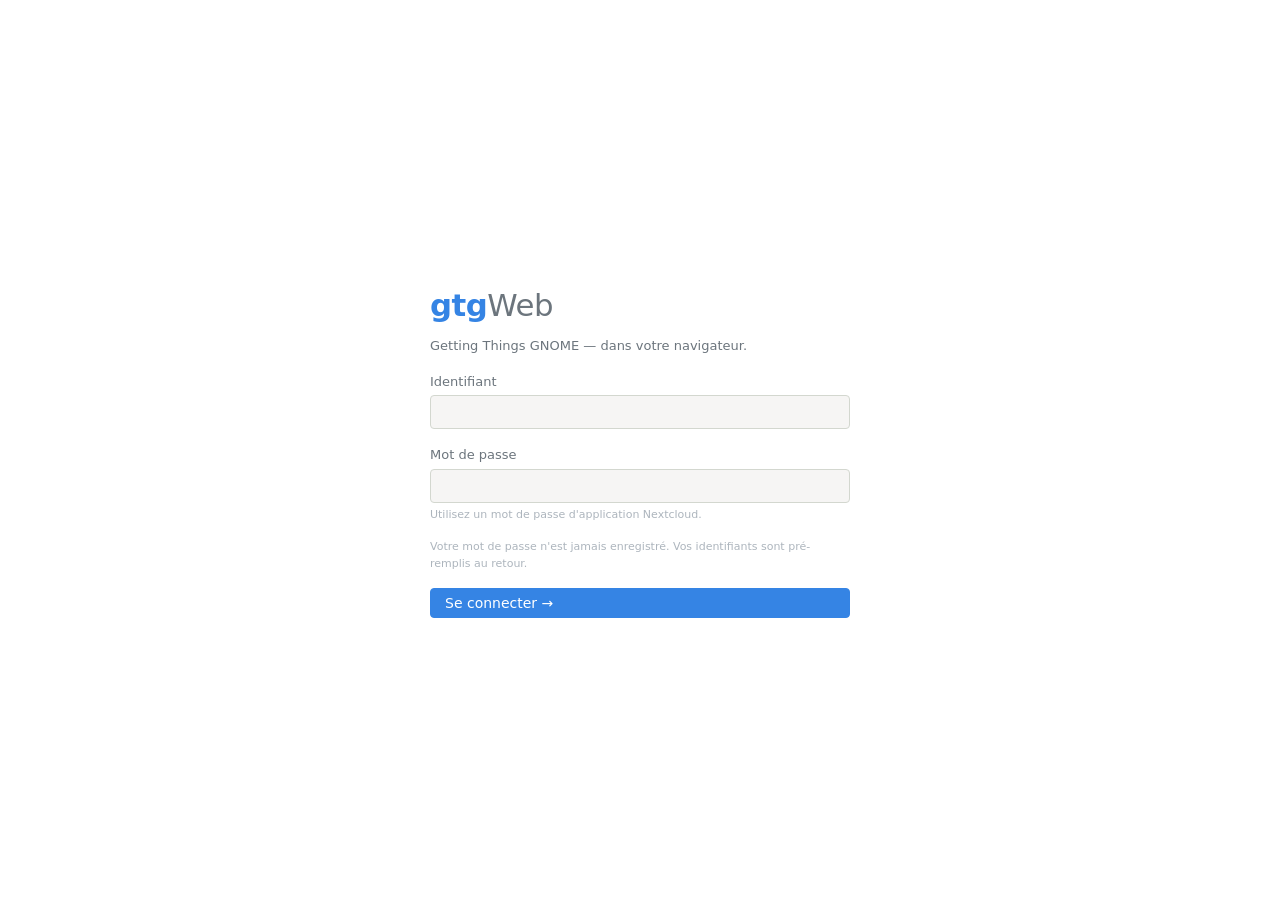
<file: index.html>
<!DOCTYPE html>
<html lang="fr">
<head>
  <meta charset="UTF-8" />
  <meta name="viewport" content="width=device-width, initial-scale=1.0" />
  <meta name="description" content="Getting Things GNOME dans votre navigateur. PWA CalDAV libre et auto-hébergeable." />
  <!-- Le site declare gerer les deux schemas : sans cette declaration, Chrome
       Android considere la page comme non consciente du sombre et applique son
       assombrissement automatique PAR-DESSUS le CSS, rendant le theme clair
       force inoperant sur mobile. -->
  <meta name="color-scheme" content="light dark" />
  <!-- Valeur de depart ; applyTheme() la reajuste selon le theme actif. -->
  <meta name="theme-color" content="#1e1e2e" />

  <title>gtgWeb</title>

  <!-- PWA -->
  <link rel="manifest" href="manifest.json" />
  <link rel="icon" href="img/icon-192.png" />
  <link rel="apple-touch-icon" href="img/icon-192.png" />

  <!-- Style -->
  <link rel="stylesheet" href="style.css" />
</head>
<body>

  <!-- Point de montage unique — tout le DOM est généré par ui.js -->
  <div id="app" role="main"></div>

  <!-- Modules JS — ordre de chargement important -->
  <script src="js/storage.js"></script>
  <script src="js/pin.js"></script>
  <script src="js/parser.js"></script>
  <script src="js/builder.js"></script>
  <script src="js/tree.js"></script>
  <script src="js/editor.js"></script>
  <script src="js/caldav.js"></script>
  <script src="js/richfield.js"></script>
  <script src="js/ui.js"></script>
  <script src="js/app.js"></script>

  <!-- Service Worker PWA -->
  <script>
    if ('serviceWorker' in navigator) {
      navigator.serviceWorker.register('service-worker.js')
        .catch(e => console.warn('gtgWeb : service worker non enregistré', e));
    }
  </script>

</body>
</html>
</file>
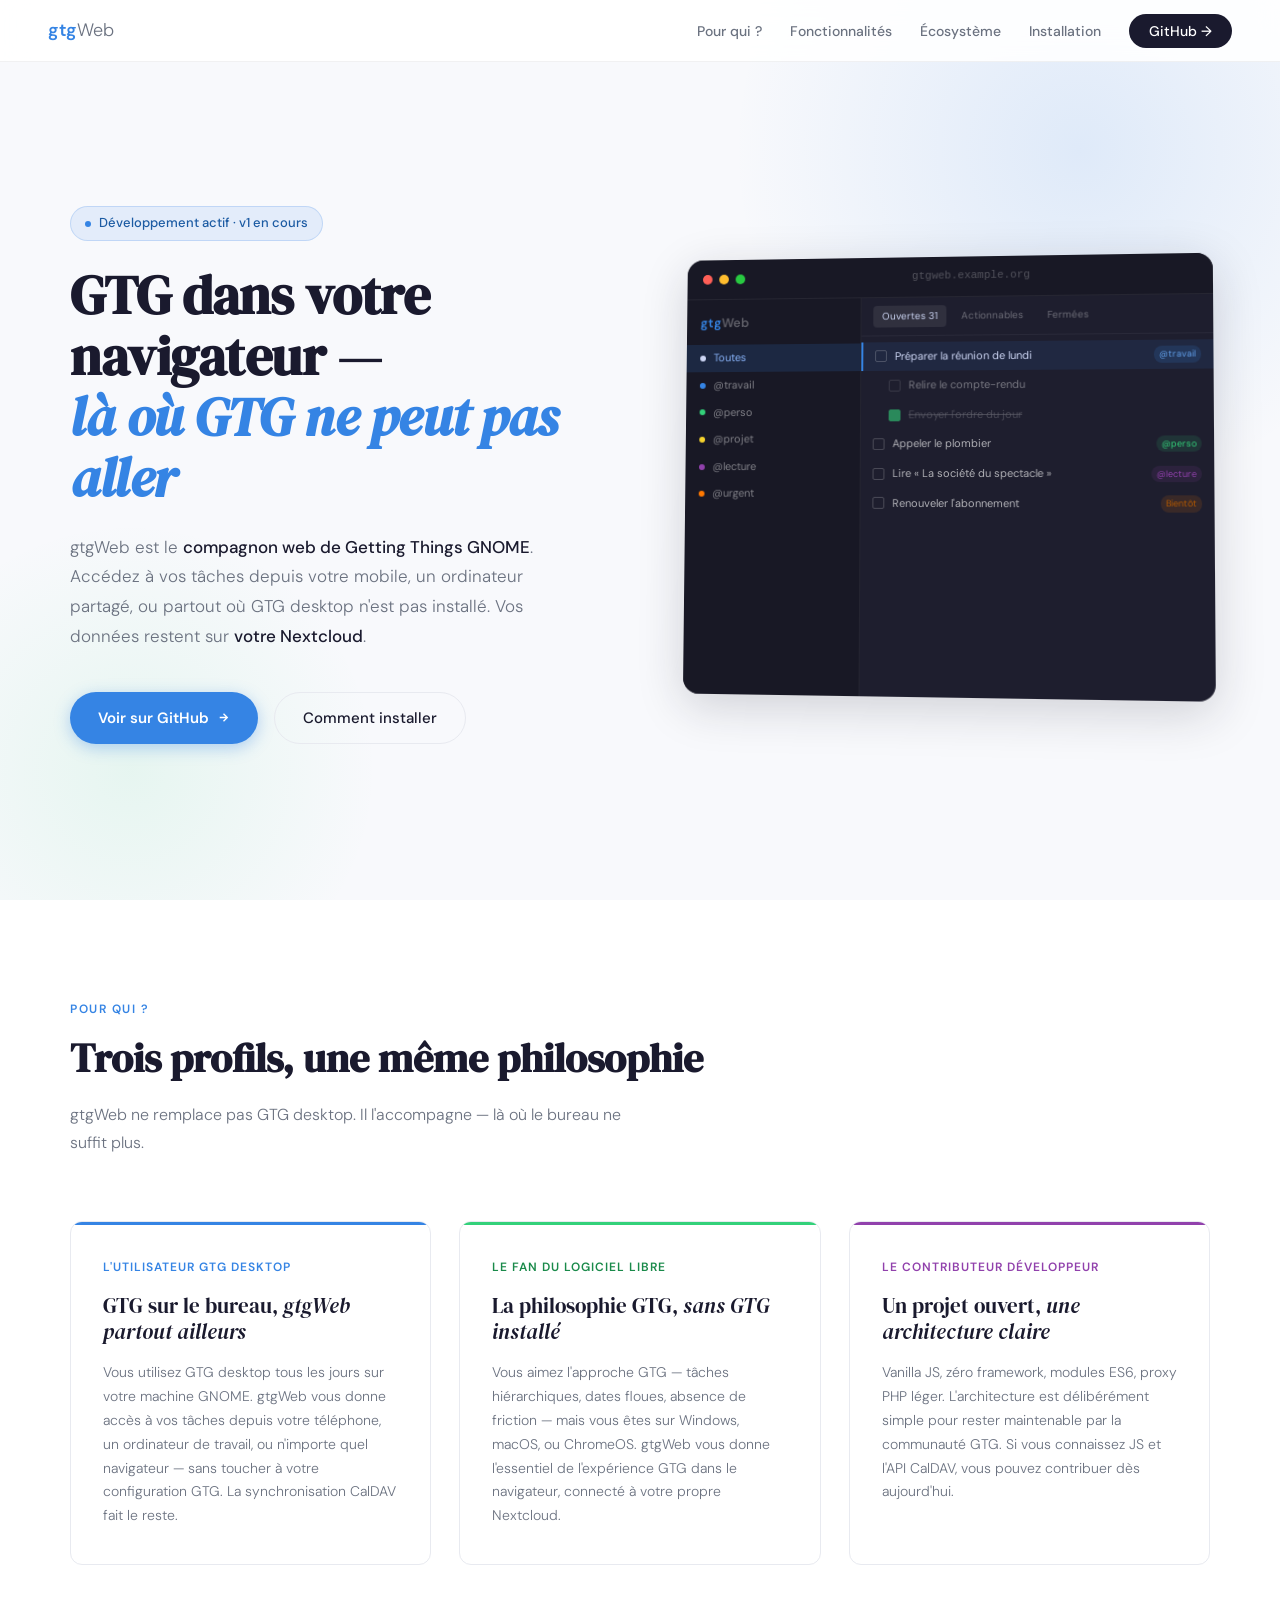
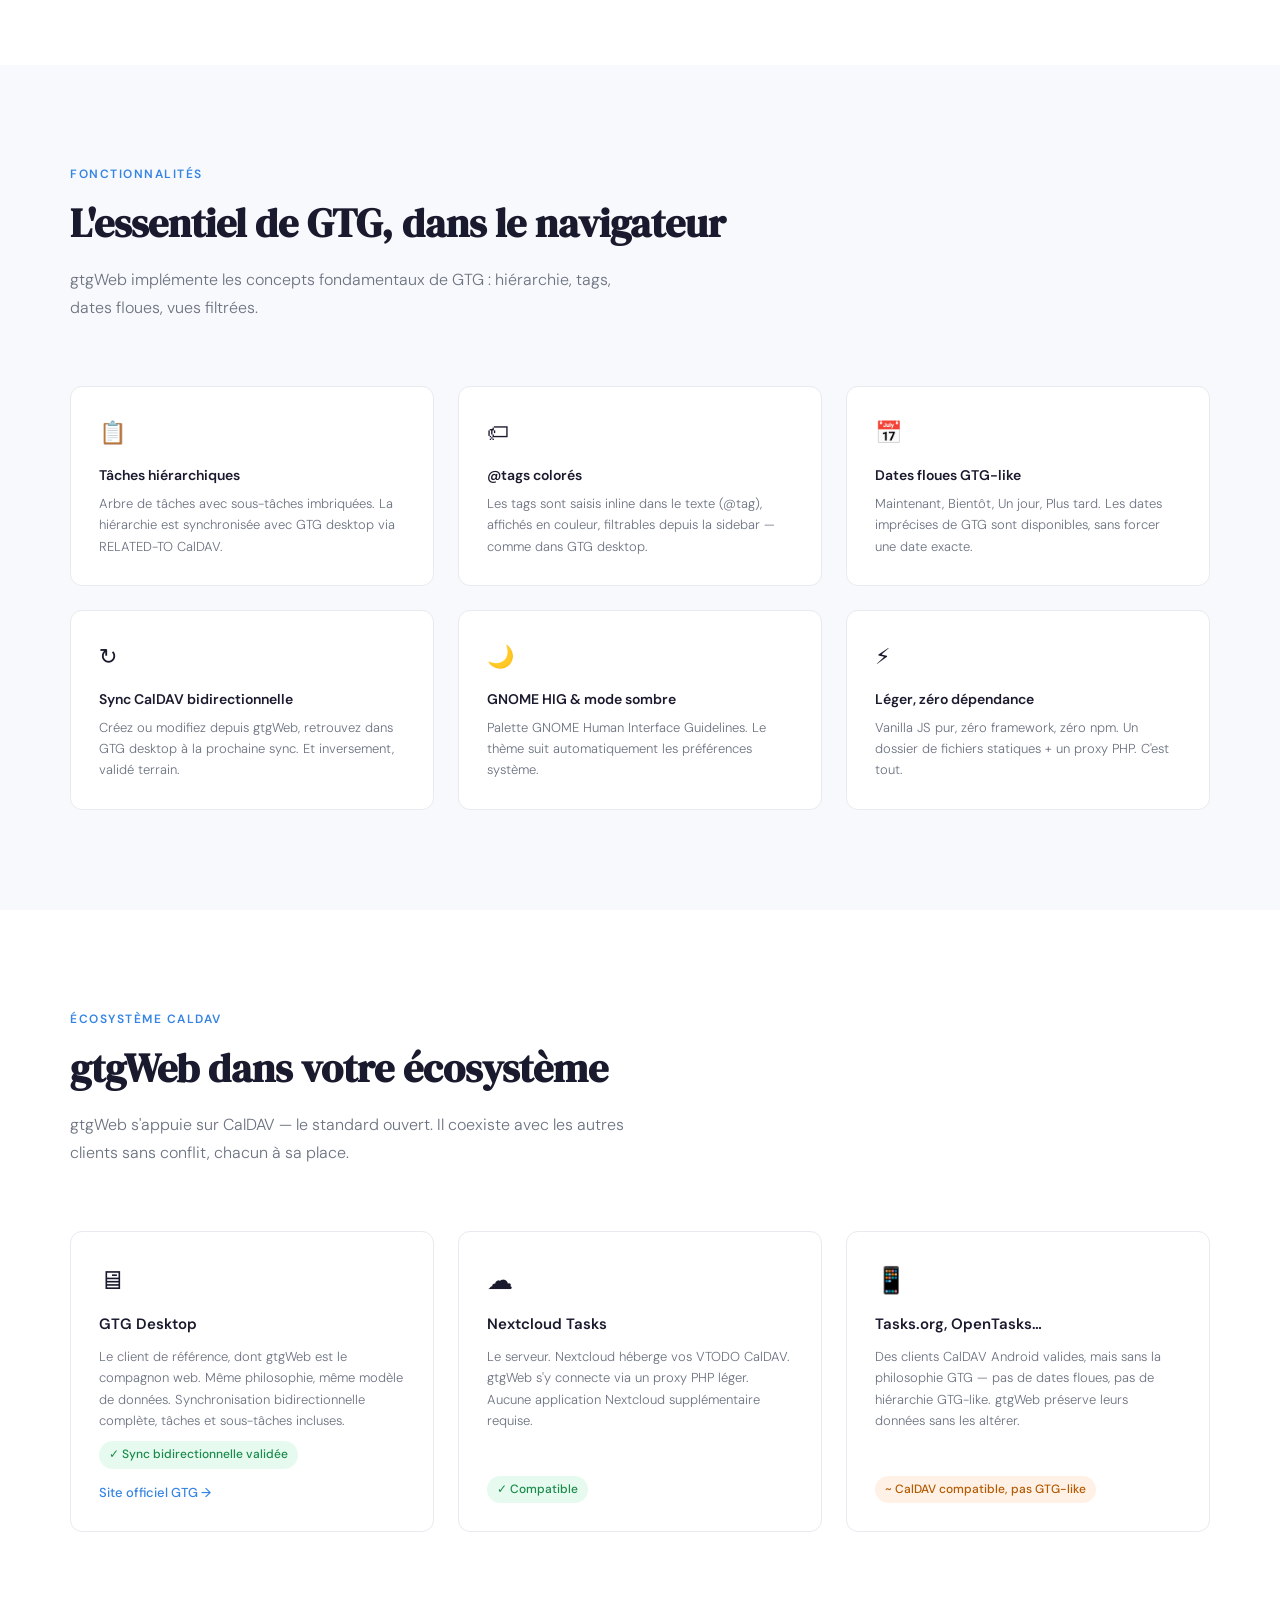
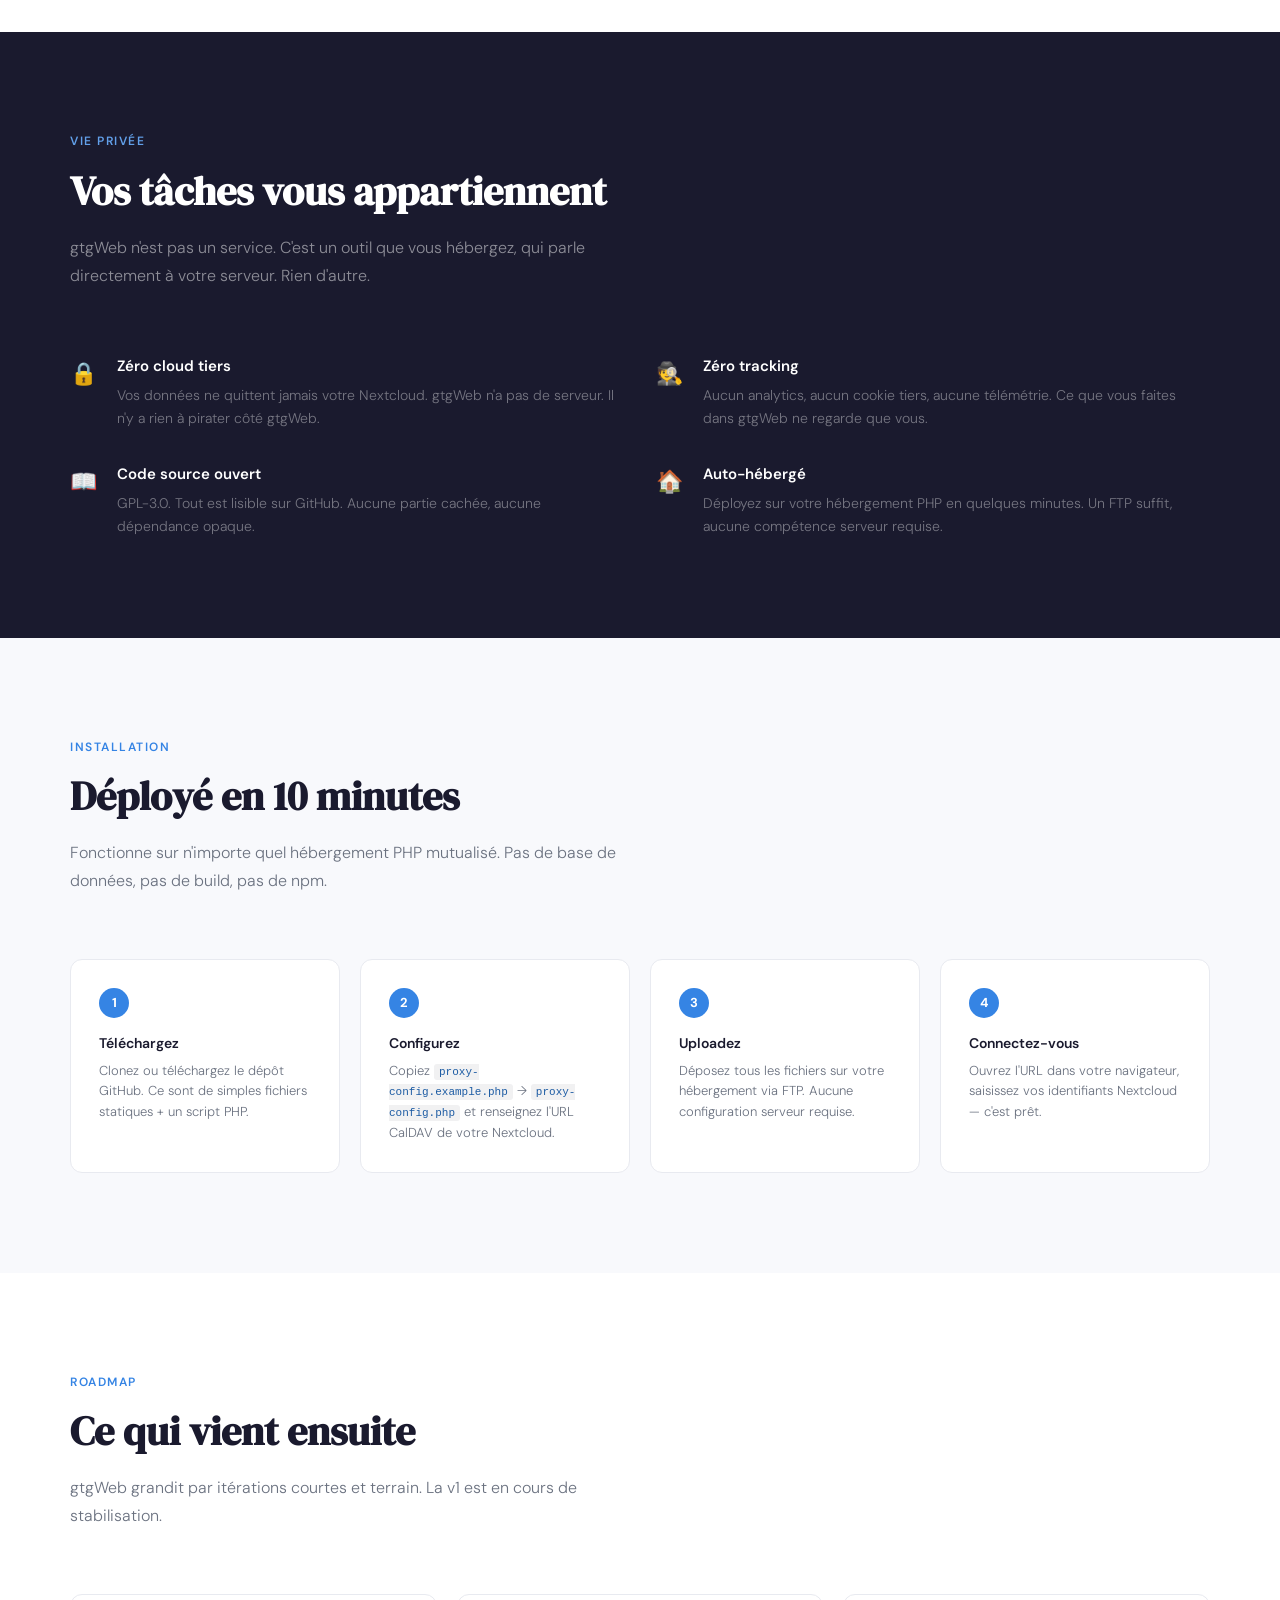
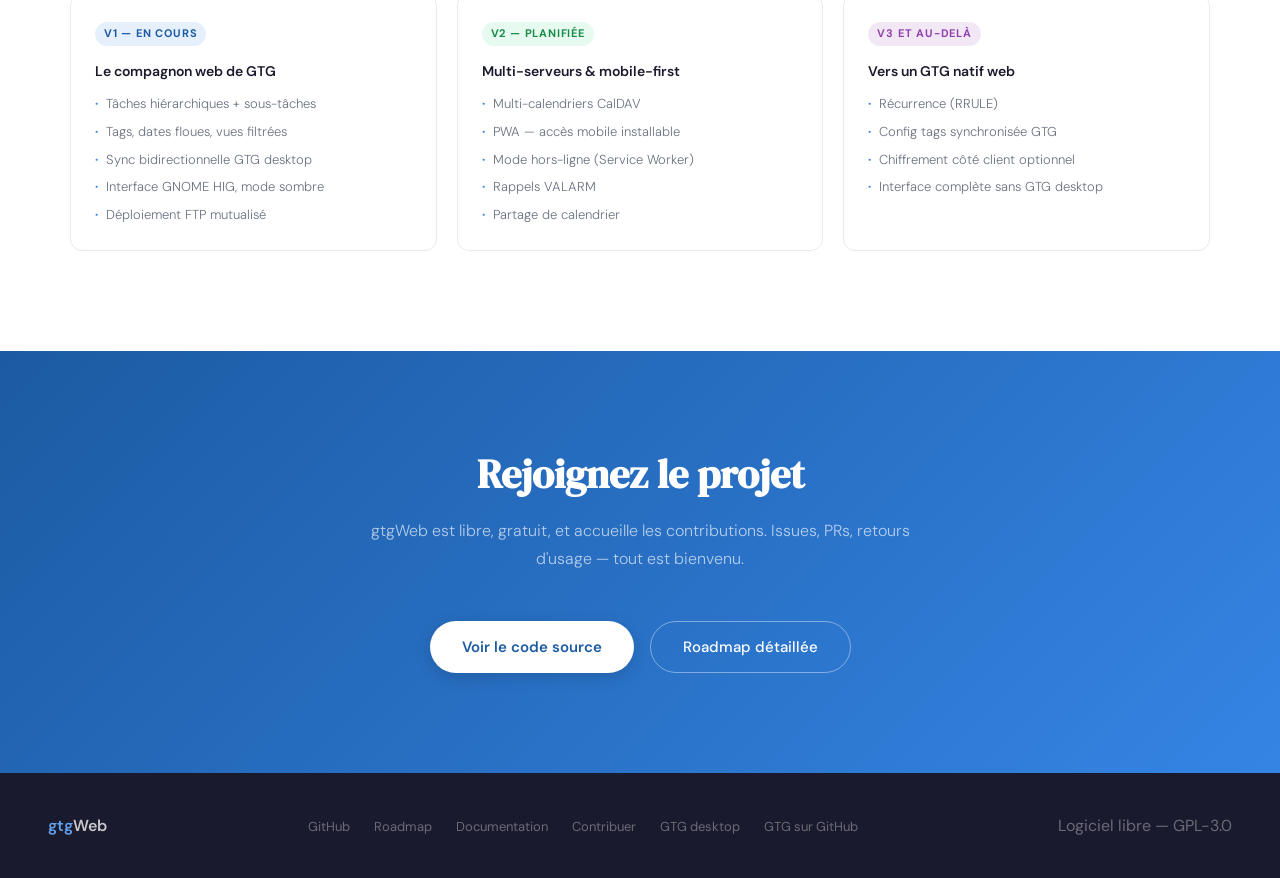
<file: docs/index.html>
<!DOCTYPE html>
<html lang="fr">
<head>
  <meta charset="UTF-8">
  <meta name="viewport" content="width=device-width, initial-scale=1.0">
  <title>gtgWeb — Getting Things GNOME, partout</title>
  <meta name="description" content="gtgWeb est le compagnon web de GTG desktop. Accédez à vos tâches depuis n'importe quel navigateur. Libre, auto-hébergé, respectueux de votre vie privée.">
  <link rel="preconnect" href="https://fonts.googleapis.com">
  <link rel="preconnect" href="https://fonts.gstatic.com" crossorigin>
  <link href="https://fonts.googleapis.com/css2?family=DM+Serif+Display:ital@0;1&family=DM+Sans:ital,opsz,wght@0,9..40,300;0,9..40,400;0,9..40,500;0,9..40,600;1,9..40,300&display=swap" rel="stylesheet">
  <style>
    :root {
      --blue:#3584e4;--blue-light:#62a0ea;--blue-dark:#1c5ba3;
      --green:#33d17a;--orange:#ff7800;--purple:#9141ac;
      --ink:#1a1a2e;--muted:#6b7280;--faint:#e8eaf0;
      --white:#ffffff;--paper:#f8f9fc;
      --font-d:'DM Serif Display',Georgia,serif;
      --font-b:'DM Sans',system-ui,sans-serif;
      --r:12px;--shadow:0 4px 24px rgba(26,26,46,.10);
      --shadow-lg:0 12px 48px rgba(26,26,46,.18);
    }
    *,*::before,*::after{box-sizing:border-box;margin:0;padding:0}
    html{scroll-behavior:smooth}
    body{font-family:var(--font-b);font-size:16px;line-height:1.6;color:var(--ink);background:var(--white);-webkit-font-smoothing:antialiased}
    a{color:inherit;text-decoration:none}

    nav{position:fixed;top:0;left:0;right:0;z-index:100;display:flex;align-items:center;justify-content:space-between;padding:16px 48px;background:rgba(255,255,255,.88);backdrop-filter:blur(14px);border-bottom:1px solid rgba(26,26,46,.06)}
    .nav-logo{font-weight:600;font-size:18px;letter-spacing:-.3px}
    .nav-logo span{color:var(--blue)}.nav-logo em{color:var(--muted);font-style:normal;font-weight:300}
    .nav-links{display:flex;align-items:center;gap:28px;list-style:none}
    .nav-links a{font-size:14px;font-weight:500;color:var(--muted);transition:color .2s}
    .nav-links a:hover{color:var(--ink)}
    .nav-cta{background:var(--ink)!important;color:var(--white)!important;padding:8px 20px;border-radius:100px}
    .nav-cta:hover{background:var(--blue-dark)!important}

    .hero{min-height:100vh;display:flex;align-items:center;padding:130px 48px 80px;background:var(--paper);position:relative;overflow:hidden}
    .hero::before{content:'';position:absolute;top:-200px;right:-150px;width:700px;height:700px;border-radius:50%;background:radial-gradient(circle,rgba(53,132,228,.13) 0%,transparent 70%);pointer-events:none}
    .hero::after{content:'';position:absolute;bottom:-120px;left:-120px;width:500px;height:500px;border-radius:50%;background:radial-gradient(circle,rgba(51,209,122,.09) 0%,transparent 70%);pointer-events:none}
    .hero-inner{max-width:1140px;margin:0 auto;display:grid;grid-template-columns:1fr 1fr;gap:80px;align-items:center;position:relative;z-index:1}
    .hero-badge{display:inline-flex;align-items:center;gap:8px;background:rgba(53,132,228,.10);color:var(--blue-dark);padding:6px 14px;border-radius:100px;font-size:13px;font-weight:500;margin-bottom:24px;border:1px solid rgba(53,132,228,.2)}
    .hero-badge-dot{width:6px;height:6px;border-radius:50%;background:var(--blue);animation:pulse 2.2s ease-in-out infinite}
    @keyframes pulse{0%,100%{opacity:1;transform:scale(1)}50%{opacity:.5;transform:scale(.8)}}
    h1{font-family:var(--font-d);font-size:clamp(2.4rem,4.5vw,3.4rem);line-height:1.12;color:var(--ink);margin-bottom:24px;letter-spacing:-.5px}
    h1 em{font-style:italic;color:var(--blue)}
    .hero-desc{font-size:17px;color:var(--muted);line-height:1.75;margin-bottom:40px;font-weight:300;max-width:480px}
    .hero-desc strong{color:var(--ink);font-weight:500}
    .hero-actions{display:flex;gap:16px;flex-wrap:wrap}
    .btn-p{display:inline-flex;align-items:center;gap:8px;background:var(--blue);color:var(--white);padding:13px 28px;border-radius:100px;font-weight:600;font-size:15px;box-shadow:0 4px 16px rgba(53,132,228,.35);transition:background .2s,transform .15s}
    .btn-p:hover{background:var(--blue-dark);transform:translateY(-1px)}
    .btn-g{display:inline-flex;align-items:center;gap:8px;color:var(--ink);padding:13px 28px;border-radius:100px;font-weight:500;font-size:15px;border:1.5px solid var(--faint);transition:border-color .2s,background .2s}
    .btn-g:hover{border-color:var(--ink);background:var(--faint)}

    .app-window{background:#1e1e2e;border-radius:16px;overflow:hidden;box-shadow:var(--shadow-lg),0 0 0 1px rgba(255,255,255,.05);transform:perspective(1000px) rotateY(-4deg) rotateX(2deg);transition:transform .5s ease}
    .app-window:hover{transform:perspective(1000px) rotateY(-1deg) rotateX(0)}
    .titlebar{display:flex;align-items:center;gap:7px;padding:11px 16px;background:#181825;border-bottom:1px solid rgba(255,255,255,.06)}
    .dot{width:10px;height:10px;border-radius:50%}
    .dot:nth-child(1){background:#ff5f57}.dot:nth-child(2){background:#ffbd2e}.dot:nth-child(3){background:#28c941}
    .url-bar{flex:1;text-align:center;font-size:11px;color:rgba(255,255,255,.25);font-family:monospace}
    .app-body{display:grid;grid-template-columns:180px 1fr;height:400px}
    .mock-sb{background:#181825;padding:10px 0;border-right:1px solid rgba(255,255,255,.05)}
    .mock-logo{padding:4px 14px 12px;font-size:13px;font-weight:600;color:#cdd6f4}
    .mock-logo span{color:#3584e4}.mock-logo em{color:rgba(255,255,255,.3);font-style:normal}
    .mtag{display:flex;align-items:center;gap:8px;padding:5px 14px;font-size:11px;color:rgba(255,255,255,.45)}
    .mtag.on{background:rgba(53,132,228,.15);color:#89b4fa}
    .mdot{width:6px;height:6px;border-radius:50%;flex-shrink:0}
    .mock-main{display:flex;flex-direction:column}
    .mock-tb{display:flex;align-items:center;gap:6px;padding:8px 12px;border-bottom:1px solid rgba(255,255,255,.05)}
    .mtab{padding:3px 9px;border-radius:4px;font-size:10px;color:rgba(255,255,255,.35)}
    .mtab.on{background:rgba(255,255,255,.08);color:#cdd6f4}
    .mock-tasks{flex:1;padding:6px 0}
    .mtask{display:flex;align-items:center;gap:8px;padding:6px 12px;font-size:11px;color:rgba(255,255,255,.65)}
    .mtask.sel{background:rgba(53,132,228,.1);border-left:2px solid #3584e4;color:#cdd6f4}
    .mtask.sub{padding-left:28px;opacity:.6}
    .mcheck{width:12px;height:12px;border-radius:2px;border:1.5px solid rgba(255,255,255,.2);flex-shrink:0}
    .mcheck.done{background:#33d17a;border-color:#33d17a}
    .mpill{font-size:9px;padding:1px 5px;border-radius:8px;margin-left:auto;white-space:nowrap}

    section{padding:100px 48px}
    .inner{max-width:1140px;margin:0 auto}
    .slabel{font-size:12px;font-weight:600;letter-spacing:1.5px;text-transform:uppercase;color:var(--blue);margin-bottom:16px}
    .stitle{font-family:var(--font-d);font-size:clamp(1.8rem,3.2vw,2.5rem);line-height:1.15;color:var(--ink);margin-bottom:20px;max-width:660px}
    .sdesc{font-size:16px;color:var(--muted);max-width:580px;font-weight:300;line-height:1.75}

    .personas{background:var(--white)}
    .personas-grid{display:grid;grid-template-columns:repeat(3,1fr);gap:28px;margin-top:64px}
    .persona-card{border-radius:var(--r);border:1px solid var(--faint);padding:36px 32px;display:flex;flex-direction:column;gap:16px;transition:border-color .2s,box-shadow .2s,transform .2s;position:relative;overflow:hidden}
    .persona-card::before{content:'';position:absolute;top:0;left:0;right:0;height:3px}
    .persona-card.p1::before{background:var(--blue)}.persona-card.p2::before{background:var(--green)}.persona-card.p3::before{background:var(--purple)}
    .persona-card:hover{border-color:rgba(53,132,228,.25);box-shadow:var(--shadow);transform:translateY(-2px)}
    .persona-who{font-size:12px;font-weight:600;letter-spacing:1px;text-transform:uppercase}
    .p1 .persona-who{color:var(--blue)}.p2 .persona-who{color:#1a8a4a}.p3 .persona-who{color:var(--purple)}
    .persona-pitch{font-family:var(--font-d);font-size:1.3rem;line-height:1.25;color:var(--ink)}
    .persona-pitch em{font-style:italic}
    .persona-desc{font-size:14px;color:var(--muted);font-weight:300;line-height:1.7}

    .features{background:var(--paper)}
    .features-grid{display:grid;grid-template-columns:repeat(3,1fr);gap:24px;margin-top:64px}
    .feat{background:var(--white);padding:28px;border-radius:var(--r);border:1px solid var(--faint);transition:border-color .2s,box-shadow .2s,transform .2s}
    .feat:hover{border-color:rgba(53,132,228,.25);box-shadow:var(--shadow);transform:translateY(-2px)}
    .feat-icon{font-size:22px;margin-bottom:14px}
    .feat-title{font-size:14px;font-weight:600;color:var(--ink);margin-bottom:6px}
    .feat-desc{font-size:13px;color:var(--muted);font-weight:300;line-height:1.65}

    .ecosystem{background:var(--white)}
    .eco-grid{display:grid;grid-template-columns:repeat(3,1fr);gap:24px;margin-top:64px}
    .eco-card{border-radius:var(--r);border:1px solid var(--faint);padding:28px;display:flex;flex-direction:column;gap:10px}
    .eco-icon{font-size:26px}.eco-name{font-size:15px;font-weight:600;color:var(--ink)}
    .eco-desc{font-size:13px;color:var(--muted);font-weight:300;line-height:1.65;flex:1}
    .eco-badge{display:inline-flex;align-items:center;gap:6px;font-size:12px;font-weight:500;padding:4px 10px;border-radius:100px;width:fit-content}
    .eco-badge.ok{background:rgba(51,209,122,.12);color:#1a8a4a}
    .eco-badge.partial{background:rgba(255,120,0,.10);color:#b35900}

    .privacy{background:var(--ink);color:var(--white)}
    .privacy .stitle{color:var(--white)}.privacy .sdesc{color:rgba(255,255,255,.5)}.privacy .slabel{color:var(--blue-light)}
    .priv-grid{display:grid;grid-template-columns:repeat(2,1fr);gap:32px;margin-top:64px}
    .priv-item{display:flex;gap:20px}
    .priv-icon{font-size:22px;flex-shrink:0;margin-top:2px}
    .priv-title{font-size:15px;font-weight:600;color:var(--white);margin-bottom:6px}
    .priv-desc{font-size:14px;color:rgba(255,255,255,.4);font-weight:300;line-height:1.65}

    .install{background:var(--paper)}
    .install-steps{display:grid;grid-template-columns:repeat(4,1fr);gap:20px;margin-top:64px;counter-reset:steps}
    .step{background:var(--white);padding:28px;border-radius:var(--r);border:1px solid var(--faint);counter-increment:steps}
    .step::before{content:counter(steps);display:flex;align-items:center;justify-content:center;width:30px;height:30px;border-radius:50%;background:var(--blue);color:var(--white);font-size:13px;font-weight:700;margin-bottom:14px}
    .step-title{font-size:14px;font-weight:600;color:var(--ink);margin-bottom:6px}
    .step-desc{font-size:13px;color:var(--muted);font-weight:300;line-height:1.6}
    code{font-family:'JetBrains Mono','Fira Code',monospace;font-size:11px;background:rgba(26,26,46,.06);padding:2px 5px;border-radius:3px;color:var(--blue-dark)}

    .roadmap{background:var(--white)}
    .roadmap-grid{display:grid;grid-template-columns:repeat(3,1fr);gap:20px;margin-top:64px}
    .rm-card{border-radius:var(--r);border:1px solid var(--faint);padding:24px}
    .rm-version{display:inline-block;font-size:11px;font-weight:700;letter-spacing:.8px;text-transform:uppercase;padding:3px 9px;border-radius:100px;margin-bottom:14px}
    .rv1{background:rgba(53,132,228,.12);color:var(--blue-dark)}
    .rv2{background:rgba(51,209,122,.12);color:#1a8a4a}
    .rv3{background:rgba(145,65,172,.12);color:var(--purple)}
    .rm-title{font-size:14px;font-weight:600;color:var(--ink);margin-bottom:12px}
    .rm-list{display:flex;flex-direction:column;gap:7px}
    .rm-item{font-size:13px;color:var(--muted);font-weight:300;display:flex;gap:8px;align-items:flex-start}
    .rm-item::before{content:'·';color:var(--blue);font-weight:700;flex-shrink:0}

    .cta-section{background:linear-gradient(135deg,var(--blue-dark) 0%,var(--blue) 100%);text-align:center;padding:100px 48px}
    .cta-section .stitle{color:var(--white);margin:0 auto 20px}
    .cta-section .sdesc{color:rgba(255,255,255,.65);margin:0 auto 48px}
    .cta-btns{display:flex;justify-content:center;gap:16px;flex-wrap:wrap}
    .btn-w{display:inline-flex;align-items:center;gap:8px;background:var(--white);color:var(--blue-dark);padding:13px 32px;border-radius:100px;font-weight:600;font-size:15px;box-shadow:0 4px 16px rgba(0,0,0,.15);transition:transform .15s}
    .btn-w:hover{transform:translateY(-1px)}
    .btn-ow{display:inline-flex;align-items:center;gap:8px;color:var(--white);padding:13px 32px;border-radius:100px;font-weight:500;font-size:15px;border:1.5px solid rgba(255,255,255,.4);transition:background .2s}
    .btn-ow:hover{background:rgba(255,255,255,.1)}

    footer{background:var(--ink);color:rgba(255,255,255,.35);padding:40px 48px;display:flex;align-items:center;justify-content:space-between;flex-wrap:wrap;gap:16px}
    .footer-logo{font-weight:600;font-size:16px;color:rgba(255,255,255,.75)}
    .footer-logo span{color:var(--blue-light)}
    .footer-links{display:flex;gap:24px;list-style:none}
    .footer-links a{font-size:13px;transition:color .2s}
    .footer-links a:hover{color:rgba(255,255,255,.7)}

    .fade-in{opacity:0;transform:translateY(18px);transition:opacity .6s ease,transform .6s ease}
    .fade-in.visible{opacity:1;transform:translateY(0)}

    @media(max-width:960px){
      nav{padding:14px 20px}.nav-links{display:none}
      .hero{padding:100px 20px 60px}.hero-inner{grid-template-columns:1fr;gap:48px}
      .app-window{transform:none}
      section{padding:60px 20px}
      .personas-grid,.features-grid,.eco-grid,.roadmap-grid{grid-template-columns:1fr}
      .priv-grid{grid-template-columns:1fr}
      .install-steps{grid-template-columns:1fr 1fr}
      footer{flex-direction:column;align-items:flex-start}
    }
    @media(max-width:540px){.install-steps{grid-template-columns:1fr}}
  </style>
</head>
<body>

<nav>
  <div class="nav-logo"><span>gtg</span><em>Web</em></div>
  <ul class="nav-links">
    <li><a href="#personas">Pour qui ?</a></li>
    <li><a href="#features">Fonctionnalités</a></li>
    <li><a href="#ecosystem">Écosystème</a></li>
    <li><a href="#install">Installation</a></li>
    <li><a href="https://github.com/gtgweb/gtgweb" class="nav-cta">GitHub →</a></li>
  </ul>
</nav>

<section class="hero">
  <div class="hero-inner">
    <div>
      <div class="hero-badge"><span class="hero-badge-dot"></span>Développement actif · v1 en cours</div>
      <h1>GTG dans votre navigateur —<br><em>là où GTG ne peut pas aller</em></h1>
      <p class="hero-desc">
        gtgWeb est le <strong>compagnon web de Getting Things GNOME</strong>.
        Accédez à vos tâches depuis votre mobile, un ordinateur partagé, ou partout
        où GTG desktop n'est pas installé. Vos données restent sur <strong>votre Nextcloud</strong>.
      </p>
      <div class="hero-actions">
        <a href="https://github.com/gtgweb/gtgweb" class="btn-p">
          Voir sur GitHub
          <svg width="13" height="13" viewBox="0 0 24 24" fill="none" stroke="currentColor" stroke-width="2.5"><path d="M5 12h14M12 5l7 7-7 7"/></svg>
        </a>
        <a href="#install" class="btn-g">Comment installer</a>
      </div>
    </div>
    <div>
      <div class="app-window">
        <div class="titlebar">
          <div class="dot"></div><div class="dot"></div><div class="dot"></div>
          <div class="url-bar">gtgweb.example.org</div>
        </div>
        <div class="app-body">
          <div class="mock-sb">
            <div class="mock-logo"><span>gtg</span><em>Web</em></div>
            <div class="mtag on"><div class="mdot" style="background:#cdd6f4"></div>Toutes</div>
            <div class="mtag"><div class="mdot" style="background:#3584e4"></div>@travail</div>
            <div class="mtag"><div class="mdot" style="background:#33d17a"></div>@perso</div>
            <div class="mtag"><div class="mdot" style="background:#f6d32d"></div>@projet</div>
            <div class="mtag"><div class="mdot" style="background:#9141ac"></div>@lecture</div>
            <div class="mtag"><div class="mdot" style="background:#ff7800"></div>@urgent</div>
          </div>
          <div class="mock-main">
            <div class="mock-tb">
              <div class="mtab on">Ouvertes 31</div>
              <div class="mtab">Actionnables</div>
              <div class="mtab">Fermées</div>
            </div>
            <div class="mock-tasks">
              <div class="mtask sel"><div class="mcheck"></div>Préparer la réunion de lundi<span class="mpill" style="background:rgba(53,132,228,.15);color:#62a0ea">@travail</span></div>
              <div class="mtask sub"><div class="mcheck"></div>Relire le compte-rendu</div>
              <div class="mtask sub"><div class="mcheck done"></div><span style="opacity:.5;text-decoration:line-through">Envoyer l'ordre du jour</span></div>
              <div class="mtask"><div class="mcheck"></div>Appeler le plombier<span class="mpill" style="background:rgba(51,209,122,.12);color:#33d17a">@perso</span></div>
              <div class="mtask"><div class="mcheck"></div>Lire « La société du spectacle »<span class="mpill" style="background:rgba(145,65,172,.12);color:#9141ac">@lecture</span></div>
              <div class="mtask"><div class="mcheck"></div>Renouveler l'abonnement<span class="mpill" style="background:rgba(255,120,0,.12);color:#b35900">Bientôt</span></div>
            </div>
          </div>
        </div>
      </div>
    </div>
  </div>
</section>

<section class="personas" id="personas">
  <div class="inner">
    <div class="slabel">Pour qui ?</div>
    <h2 class="stitle">Trois profils, une même philosophie</h2>
    <p class="sdesc">gtgWeb ne remplace pas GTG desktop. Il l'accompagne — là où le bureau ne suffit plus.</p>
    <div class="personas-grid">
      <div class="persona-card p1 fade-in">
        <div class="persona-who">L'utilisateur GTG desktop</div>
        <div class="persona-pitch">GTG sur le bureau, <em>gtgWeb partout ailleurs</em></div>
        <div class="persona-desc">Vous utilisez GTG desktop tous les jours sur votre machine GNOME. gtgWeb vous donne accès à vos tâches depuis votre téléphone, un ordinateur de travail, ou n'importe quel navigateur — sans toucher à votre configuration GTG. La synchronisation CalDAV fait le reste.</div>
      </div>
      <div class="persona-card p2 fade-in" style="transition-delay:.1s">
        <div class="persona-who">Le fan du logiciel libre</div>
        <div class="persona-pitch">La philosophie GTG, <em>sans GTG installé</em></div>
        <div class="persona-desc">Vous aimez l'approche GTG — tâches hiérarchiques, dates floues, absence de friction — mais vous êtes sur Windows, macOS, ou ChromeOS. gtgWeb vous donne l'essentiel de l'expérience GTG dans le navigateur, connecté à votre propre Nextcloud.</div>
      </div>
      <div class="persona-card p3 fade-in" style="transition-delay:.2s">
        <div class="persona-who">Le contributeur développeur</div>
        <div class="persona-pitch">Un projet ouvert, <em>une architecture claire</em></div>
        <div class="persona-desc">Vanilla JS, zéro framework, modules ES6, proxy PHP léger. L'architecture est délibérément simple pour rester maintenable par la communauté GTG. Si vous connaissez JS et l'API CalDAV, vous pouvez contribuer dès aujourd'hui.</div>
      </div>
    </div>
  </div>
</section>

<section class="features" id="features">
  <div class="inner">
    <div class="slabel">Fonctionnalités</div>
    <h2 class="stitle">L'essentiel de GTG, dans le navigateur</h2>
    <p class="sdesc">gtgWeb implémente les concepts fondamentaux de GTG : hiérarchie, tags, dates floues, vues filtrées.</p>
    <div class="features-grid">
      <div class="feat fade-in"><div class="feat-icon">📋</div><div class="feat-title">Tâches hiérarchiques</div><div class="feat-desc">Arbre de tâches avec sous-tâches imbriquées. La hiérarchie est synchronisée avec GTG desktop via RELATED-TO CalDAV.</div></div>
      <div class="feat fade-in" style="transition-delay:.08s"><div class="feat-icon">🏷</div><div class="feat-title">@tags colorés</div><div class="feat-desc">Les tags sont saisis inline dans le texte (@tag), affichés en couleur, filtrables depuis la sidebar — comme dans GTG desktop.</div></div>
      <div class="feat fade-in" style="transition-delay:.16s"><div class="feat-icon">📅</div><div class="feat-title">Dates floues GTG-like</div><div class="feat-desc">Maintenant, Bientôt, Un jour, Plus tard. Les dates imprécises de GTG sont disponibles, sans forcer une date exacte.</div></div>
      <div class="feat fade-in" style="transition-delay:.04s"><div class="feat-icon">↻</div><div class="feat-title">Sync CalDAV bidirectionnelle</div><div class="feat-desc">Créez ou modifiez depuis gtgWeb, retrouvez dans GTG desktop à la prochaine sync. Et inversement, validé terrain.</div></div>
      <div class="feat fade-in" style="transition-delay:.12s"><div class="feat-icon">🌙</div><div class="feat-title">GNOME HIG &amp; mode sombre</div><div class="feat-desc">Palette GNOME Human Interface Guidelines. Le thème suit automatiquement les préférences système.</div></div>
      <div class="feat fade-in" style="transition-delay:.20s"><div class="feat-icon">⚡</div><div class="feat-title">Léger, zéro dépendance</div><div class="feat-desc">Vanilla JS pur, zéro framework, zéro npm. Un dossier de fichiers statiques + un proxy PHP. C'est tout.</div></div>
    </div>
  </div>
</section>

<section class="ecosystem" id="ecosystem">
  <div class="inner">
    <div class="slabel">Écosystème CalDAV</div>
    <h2 class="stitle">gtgWeb dans votre écosystème</h2>
    <p class="sdesc">gtgWeb s'appuie sur CalDAV — le standard ouvert. Il coexiste avec les autres clients sans conflit, chacun à sa place.</p>
    <div class="eco-grid">
      <div class="eco-card fade-in">
        <div class="eco-icon">🖥</div>
        <div class="eco-name">GTG Desktop</div>
        <div class="eco-desc">Le client de référence, dont gtgWeb est le compagnon web. Même philosophie, même modèle de données. Synchronisation bidirectionnelle complète, tâches et sous-tâches incluses.</div>
        <div class="eco-badge ok">✓ Sync bidirectionnelle validée</div>
        <a href="https://wiki.gnome.org/Apps/GTG" style="font-size:13px;color:var(--blue);font-weight:500;margin-top:4px">Site officiel GTG →</a>
      </div>
      <div class="eco-card fade-in" style="transition-delay:.1s">
        <div class="eco-icon">☁️</div>
        <div class="eco-name">Nextcloud Tasks</div>
        <div class="eco-desc">Le serveur. Nextcloud héberge vos VTODO CalDAV. gtgWeb s'y connecte via un proxy PHP léger. Aucune application Nextcloud supplémentaire requise.</div>
        <div class="eco-badge ok">✓ Compatible</div>
      </div>
      <div class="eco-card fade-in" style="transition-delay:.2s">
        <div class="eco-icon">📱</div>
        <div class="eco-name">Tasks.org, OpenTasks…</div>
        <div class="eco-desc">Des clients CalDAV Android valides, mais sans la philosophie GTG — pas de dates floues, pas de hiérarchie GTG-like. gtgWeb préserve leurs données sans les altérer.</div>
        <div class="eco-badge partial">~ CalDAV compatible, pas GTG-like</div>
      </div>
    </div>
  </div>
</section>

<section class="privacy">
  <div class="inner">
    <div class="slabel">Vie privée</div>
    <h2 class="stitle">Vos tâches vous appartiennent</h2>
    <p class="sdesc">gtgWeb n'est pas un service. C'est un outil que vous hébergez, qui parle directement à votre serveur. Rien d'autre.</p>
    <div class="priv-grid">
      <div class="priv-item fade-in"><div class="priv-icon">🔒</div><div><div class="priv-title">Zéro cloud tiers</div><div class="priv-desc">Vos données ne quittent jamais votre Nextcloud. gtgWeb n'a pas de serveur. Il n'y a rien à pirater côté gtgWeb.</div></div></div>
      <div class="priv-item fade-in" style="transition-delay:.08s"><div class="priv-icon">🕵️</div><div><div class="priv-title">Zéro tracking</div><div class="priv-desc">Aucun analytics, aucun cookie tiers, aucune télémétrie. Ce que vous faites dans gtgWeb ne regarde que vous.</div></div></div>
      <div class="priv-item fade-in" style="transition-delay:.04s"><div class="priv-icon">📖</div><div><div class="priv-title">Code source ouvert</div><div class="priv-desc">GPL-3.0. Tout est lisible sur GitHub. Aucune partie cachée, aucune dépendance opaque.</div></div></div>
      <div class="priv-item fade-in" style="transition-delay:.12s"><div class="priv-icon">🏠</div><div><div class="priv-title">Auto-hébergé</div><div class="priv-desc">Déployez sur votre hébergement PHP en quelques minutes. Un FTP suffit, aucune compétence serveur requise.</div></div></div>
    </div>
  </div>
</section>

<section class="install" id="install">
  <div class="inner">
    <div class="slabel">Installation</div>
    <h2 class="stitle">Déployé en 10 minutes</h2>
    <p class="sdesc">Fonctionne sur n'importe quel hébergement PHP mutualisé. Pas de base de données, pas de build, pas de npm.</p>
    <div class="install-steps">
      <div class="step fade-in"><div class="step-title">Téléchargez</div><div class="step-desc">Clonez ou téléchargez le dépôt GitHub. Ce sont de simples fichiers statiques + un script PHP.</div></div>
      <div class="step fade-in" style="transition-delay:.1s"><div class="step-title">Configurez</div><div class="step-desc">Copiez <code>proxy-config.example.php</code> → <code>proxy-config.php</code> et renseignez l'URL CalDAV de votre Nextcloud.</div></div>
      <div class="step fade-in" style="transition-delay:.2s"><div class="step-title">Uploadez</div><div class="step-desc">Déposez tous les fichiers sur votre hébergement via FTP. Aucune configuration serveur requise.</div></div>
      <div class="step fade-in" style="transition-delay:.3s"><div class="step-title">Connectez-vous</div><div class="step-desc">Ouvrez l'URL dans votre navigateur, saisissez vos identifiants Nextcloud — c'est prêt.</div></div>
    </div>
  </div>
</section>

<section class="roadmap" id="roadmap">
  <div class="inner">
    <div class="slabel">Roadmap</div>
    <h2 class="stitle">Ce qui vient ensuite</h2>
    <p class="sdesc">gtgWeb grandit par itérations courtes et terrain. La v1 est en cours de stabilisation.</p>
    <div class="roadmap-grid">
      <div class="rm-card fade-in">
        <div class="rm-version rv1">v1 — en cours</div>
        <div class="rm-title">Le compagnon web de GTG</div>
        <div class="rm-list">
          <div class="rm-item">Tâches hiérarchiques + sous-tâches</div>
          <div class="rm-item">Tags, dates floues, vues filtrées</div>
          <div class="rm-item">Sync bidirectionnelle GTG desktop</div>
          <div class="rm-item">Interface GNOME HIG, mode sombre</div>
          <div class="rm-item">Déploiement FTP mutualisé</div>
        </div>
      </div>
      <div class="rm-card fade-in" style="transition-delay:.1s">
        <div class="rm-version rv2">v2 — planifiée</div>
        <div class="rm-title">Multi-serveurs &amp; mobile-first</div>
        <div class="rm-list">
          <div class="rm-item">Multi-calendriers CalDAV</div>
          <div class="rm-item">PWA — accès mobile installable</div>
          <div class="rm-item">Mode hors-ligne (Service Worker)</div>
          <div class="rm-item">Rappels VALARM</div>
          <div class="rm-item">Partage de calendrier</div>
        </div>
      </div>
      <div class="rm-card fade-in" style="transition-delay:.2s">
        <div class="rm-version rv3">v3 et au-delà</div>
        <div class="rm-title">Vers un GTG natif web</div>
        <div class="rm-list">
          <div class="rm-item">Récurrence (RRULE)</div>
          <div class="rm-item">Config tags synchronisée GTG</div>
          <div class="rm-item">Chiffrement côté client optionnel</div>
          <div class="rm-item">Interface complète sans GTG desktop</div>
        </div>
      </div>
    </div>
  </div>
</section>

<section class="cta-section">
  <div class="inner">
    <h2 class="stitle">Rejoignez le projet</h2>
    <p class="sdesc">gtgWeb est libre, gratuit, et accueille les contributions. Issues, PRs, retours d'usage — tout est bienvenu.</p>
    <div class="cta-btns">
      <a href="https://github.com/gtgweb/gtgweb" class="btn-w">Voir le code source</a>
      <a href="https://github.com/gtgweb/gtgweb/blob/main/TODO.md" class="btn-ow">Roadmap détaillée</a>
    </div>
  </div>
</section>

<footer>
  <div class="footer-logo"><span>gtg</span>Web</div>
  <ul class="footer-links">
    <li><a href="https://github.com/gtgweb/gtgweb">GitHub</a></li>
    <li><a href="https://github.com/gtgweb/gtgweb/blob/main/TODO.md">Roadmap</a></li>
    <li><a href="https://github.com/gtgweb/gtgweb/blob/main/docs/">Documentation</a></li>
    <li><a href="https://github.com/gtgweb/gtgweb/blob/main/CONTRIBUTING.md">Contribuer</a></li>
    <li><a href="https://wiki.gnome.org/Apps/GTG">GTG desktop</a></li>
    <li><a href="https://github.com/getting-things-gnome/gtg">GTG sur GitHub</a></li>
  </ul>
  <div>Logiciel libre — GPL-3.0</div>
</footer>

<script>
  const io = new IntersectionObserver(e => {
    e.forEach(el => { if (el.isIntersecting) el.target.classList.add('visible'); });
  }, { threshold: 0.08 });
  document.querySelectorAll('.fade-in').forEach(el => io.observe(el));
</script>
</body>
</html>
</file>
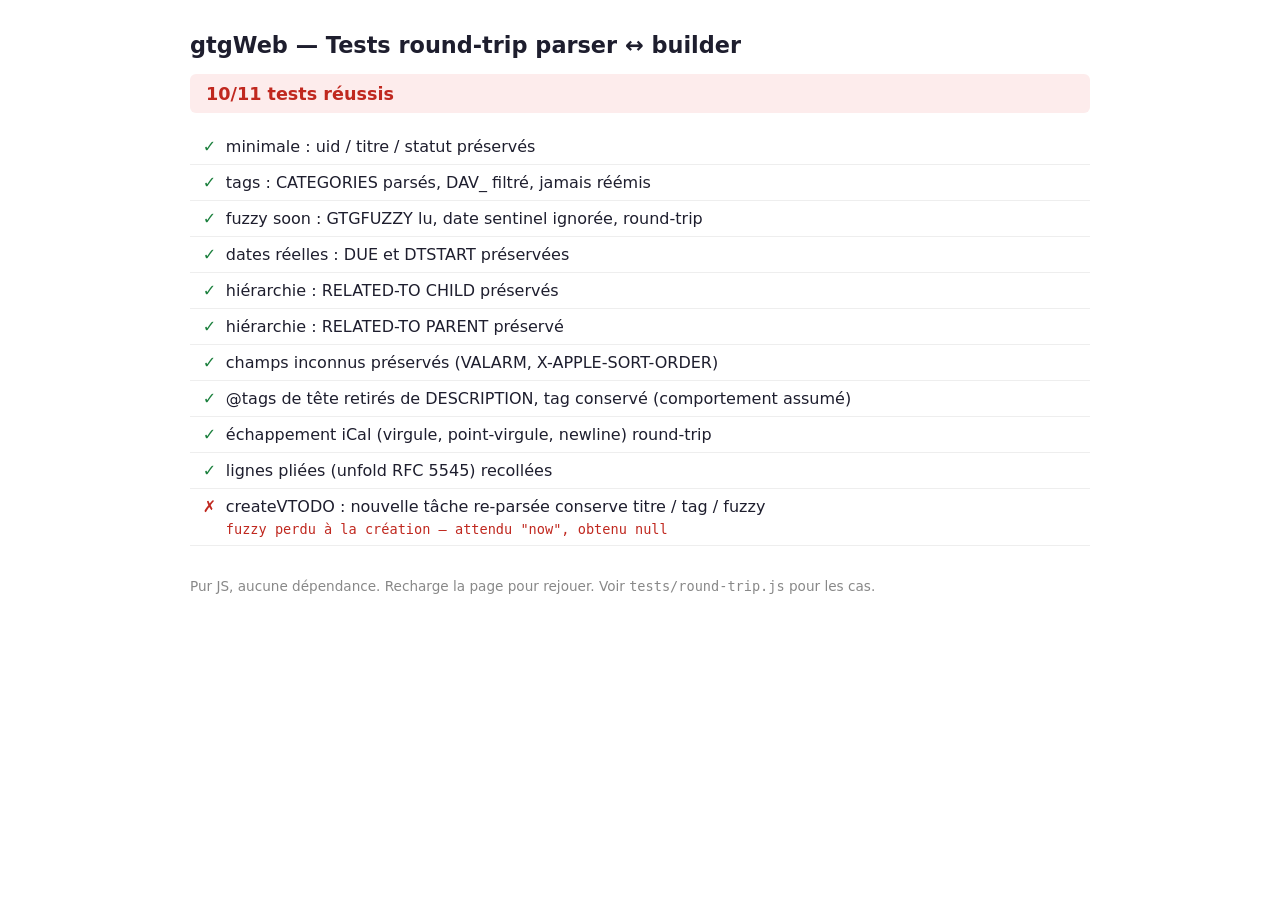
<file: tests/round-trip.html>
<!DOCTYPE html>
<html lang="fr">
<head>
  <meta charset="UTF-8" />
  <meta name="viewport" content="width=device-width, initial-scale=1.0" />
  <title>gtgWeb — Tests round-trip</title>
  <style>
    body { font-family: system-ui, sans-serif; max-width: 900px; margin: 2rem auto;
           padding: 0 1rem; color: #1e1e2e; }
    h1 { font-size: 1.4rem; }
    .summary { font-size: 1.1rem; font-weight: 600; margin: 1rem 0; padding: .6rem 1rem;
               border-radius: 6px; }
    .summary.ok  { background: #eafbf0; color: #1a7f3c; }
    .summary.ko  { background: #fdecec; color: #c0281f; }
    ul { list-style: none; padding: 0; }
    li { padding: .5rem .8rem; border-bottom: 1px solid #eee; display: flex; gap: .6rem;
         align-items: baseline; }
    .mark { font-weight: 700; }
    li.pass .mark { color: #1a7f3c; }
    li.fail .mark { color: #c0281f; }
    .name { flex: 1; }
    .detail { display: block; color: #c0281f; font-family: monospace; font-size: .85rem;
              margin-top: .3rem; white-space: pre-wrap; }
    footer { margin-top: 2rem; color: #888; font-size: .85rem; }
  </style>
</head>
<body>
  <h1>gtgWeb — Tests round-trip parser ↔ builder</h1>
  <div id="summary" class="summary">Exécution…</div>
  <ul id="results"></ul>
  <footer>
    Pur JS, aucune dépendance. Recharge la page pour rejouer.
    Voir <code>tests/round-trip.js</code> pour les cas.
  </footer>

  <!-- Modules testés : chargés tels quels (globals Parser / Builder) -->
  <script src="../js/parser.js"></script>
  <script src="../js/builder.js"></script>

  <!-- Cas de test -->
  <script src="round-trip.js"></script>

  <!-- Runner + rendu -->
  <script>
    'use strict';
    const results = runRoundTripTests();
    const passed  = results.filter(r => r.pass).length;
    const total   = results.length;

    const summary = document.getElementById('summary');
    summary.textContent = `${passed}/${total} tests réussis`;
    summary.className = 'summary ' + (passed === total ? 'ok' : 'ko');

    const ul = document.getElementById('results');
    for (const r of results) {
      const li = document.createElement('li');
      li.className = r.pass ? 'pass' : 'fail';
      const mark = document.createElement('span');
      mark.className = 'mark';
      mark.textContent = r.pass ? '✓' : '✗';
      const name = document.createElement('span');
      name.className = 'name';
      name.textContent = r.name;
      if (r.detail) {
        const d = document.createElement('span');
        d.className = 'detail';
        d.textContent = r.detail;
        name.appendChild(d);
      }
      li.appendChild(mark);
      li.appendChild(name);
      ul.appendChild(li);
    }
  </script>
</body>
</html>
</file>
<file: style.css>
/* ──────────────────────────────────────────────────────────────────────────────
   gtgWeb — Styles
   GTG-like. Sobre. Fonctionnel. Mode clair/sombre automatique.
   ────────────────────────────────────────────────────────────────────────────── */

/* ── Variables ─────────────────────────────────────────────────────────────── */

:root {
  /* Palette GNOME HIG */
  --blue:   #3584e4;
  --green:  #33d17a;
  --yellow: #f6d32d;
  --orange: #ff7800;
  --red:    #e01b24;
  --purple: #9141ac;
  --brown:  #986a44;
  --teal:   #2190a4;
  --pink:   #c061cb;

  /* Thème clair */
  --bg:            #ffffff;
  --bg-secondary:  #f6f5f4;
  --bg-tertiary:   #edeceb;
  --text:          #2e3436;
  --text-muted:    #6c757d;
  --text-disabled: #adb5bd;
  --border:        #d3d7cf;
  --border-light:  #eaeaea;
  --accent:        var(--blue);
  --accent-hover:  #2b6fc7;
  --sidebar-bg:    #f6f5f4;
  --sidebar-width: 220px;

  /* Typographie */
  --font-ui:   'Cantarell', 'Segoe UI', system-ui, sans-serif;
  --font-mono: 'JetBrains Mono', 'Fira Code', monospace;
  --font-size: 14px;
  --line-height: 1.5;

  /* Espacements */
  --space-xs: 4px;
  --space-sm: 8px;
  --space-md: 16px;
  --space-lg: 24px;
  --space-xl: 32px;

  /* Rayons */
  --radius-sm: 4px;
  --radius-md: 8px;
  --radius-lg: 12px;

  /* Transitions */
  --transition: 150ms ease;

  /* Dates */
  --date-overdue: var(--red);
  --date-soon:    var(--orange);
  --date-someday: var(--blue);
  --date-later:   var(--text-muted);
  --date-now:     var(--red);

  /* Le site gere les deux schemas. Indispensable sur mobile : sans cette
     declaration, Chrome Android s'autorise a assombrir la page lui-meme. */
  color-scheme: light dark;
}

@media (prefers-color-scheme: dark) {
  :root {
    --bg:            #1e1e2e;
    --bg-secondary:  #252535;
    --bg-tertiary:   #313244;
    --text:          #cdd6f4;
    --text-muted:    #7f849c;
    --text-disabled: #585b70;
    --border:        #45475a;
    --border-light:  #313244;
    --sidebar-bg:    #181825;
  }
}

/* ── Reset ─────────────────────────────────────────────────────────────────── */

*, *::before, *::after { box-sizing: border-box; margin: 0; padding: 0; }

html, body {
  height: 100%;
  font-family: var(--font-ui);
  font-size: var(--font-size);
  line-height: var(--line-height);
  color: var(--text);
  background: var(--bg);
  -webkit-font-smoothing: antialiased;
}

button { cursor: pointer; font-family: inherit; font-size: inherit; }
input, textarea { font-family: inherit; font-size: inherit; }
ul, ol { list-style: none; }
a { text-decoration: none; color: inherit; }

/* ── Boutons ───────────────────────────────────────────────────────────────── */

.btn {
  display: inline-flex;
  align-items: center;
  gap: var(--space-xs);
  padding: 6px 14px;
  border: 1px solid transparent;
  border-radius: var(--radius-sm);
  font-weight: 500;
  transition: background var(--transition), border-color var(--transition);
  white-space: nowrap;
}

.btn--primary {
  background: var(--accent);
  color: #fff;
  border-color: var(--accent);
}
.btn--primary:hover { background: var(--accent-hover); border-color: var(--accent-hover); }

.btn--secondary {
  background: var(--bg-secondary);
  color: var(--text);
  border-color: var(--border);
}
.btn--secondary:hover { background: var(--bg-tertiary); }

.btn--ghost {
  background: transparent;
  color: var(--text-muted);
  border-color: transparent;
}
.btn--ghost:hover { background: var(--bg-tertiary); color: var(--text); }
.btn--ghost.btn--active { color: var(--accent); }

.btn--primary { background: var(--accent); color: #fff; border-color: var(--accent); }
.btn--primary:hover { background: var(--accent-hover); border-color: var(--accent-hover); }
.btn--success { background: var(--green);  color: #fff; border-color: var(--green);  }
.btn--danger  { background: var(--red);    color: #fff; border-color: var(--red);    }
.btn--icon    { padding: 4px 8px; background: transparent; border: none; color: var(--text-muted); }
.btn--icon:hover { color: var(--text); }
.btn--small   { padding: 4px 10px; font-size: 12px; }

/* ── Écran Login ───────────────────────────────────────────────────────────── */

.screen-login {
  display: flex;
  align-items: center;
  justify-content: center;
  min-height: 100vh;
  padding: var(--space-lg);
  background: var(--bg);
}

.login-box {
  width: 100%;
  max-width: 420px;
  display: flex;
  flex-direction: column;
  gap: var(--space-md);
}

.login-logo {
  font-size: 2.2rem;
  font-weight: 700;
  letter-spacing: -0.5px;
}

.logo-gtg  { color: var(--accent); }
.logo-web  { color: var(--text-muted); font-weight: 400; }

.login-tagline {
  color: var(--text-muted);
  font-size: 13px;
  margin-top: -8px;
}

.login-error {
  padding: var(--space-sm) var(--space-md);
  background: color-mix(in srgb, var(--red) 12%, transparent);
  border: 1px solid color-mix(in srgb, var(--red) 30%, transparent);
  border-radius: var(--radius-sm);
  color: var(--red);
  font-size: 13px;
}

.form-group {
  display: flex;
  flex-direction: column;
  gap: var(--space-xs);
}

.form-group--inline {
  flex-direction: row;
  align-items: center;
  gap: var(--space-sm);
}

.form-group label {
  font-size: 13px;
  font-weight: 500;
  color: var(--text-muted);
}

.form-group input[type="text"],
.form-group input[type="url"],
.form-group input[type="password"] {
  padding: 8px 12px;
  background: var(--bg-secondary);
  border: 1px solid var(--border);
  border-radius: var(--radius-sm);
  color: var(--text);
  outline: none;
  transition: border-color var(--transition);
}

.form-group input:focus {
  border-color: var(--accent);
}

.form-hint {
  font-size: 11px;
  color: var(--text-disabled);
}

.cors-helper {
  padding: var(--space-md);
  background: color-mix(in srgb, var(--orange) 10%, transparent);
  border: 1px solid color-mix(in srgb, var(--orange) 25%, transparent);
  border-radius: var(--radius-md);
  display: flex;
  flex-direction: column;
  gap: var(--space-sm);
  font-size: 13px;
}

/* ── Layout principal ──────────────────────────────────────────────────────── */

.screen-main {
  display: flex;
  height: 100vh;
  overflow: hidden;
}

/* ── Sidebar ───────────────────────────────────────────────────────────────── */

.sidebar {
  width: var(--sidebar-width);
  min-width: var(--sidebar-width);
  background: var(--sidebar-bg);
  border-right: 1px solid var(--border);
  display: flex;
  flex-direction: column;
  overflow: hidden;
}

.sidebar-header {
  display: flex;
  align-items: center;
  justify-content: space-between;
  padding: var(--space-md);
  border-bottom: 1px solid var(--border-light);
}

.sidebar-logo {
  font-size: 1.1rem;
  font-weight: 700;
  color: var(--accent);
  text-decoration: none;
}

.sidebar-logo:hover { text-decoration: underline; }

.sidebar-logo span { color: var(--text-muted); font-weight: 400; }

.tag-list {
  flex: 1;
  overflow-y: auto;
  padding: var(--space-sm) 0;
}

.tag-item {
  display: flex;
  align-items: center;
  gap: var(--space-sm);
  padding: 6px var(--space-md);
  cursor: pointer;
  border-radius: 0;
  transition: background var(--transition);
  font-size: 13px;
}

.tag-item:hover            { background: var(--bg-tertiary); }
.tag-item--active          { background: color-mix(in srgb, var(--accent) 12%, transparent); }
.tag-item--active .tag-name { color: var(--accent); font-weight: 500; }

.tag-dot {
  width: 8px;
  height: 8px;
  border-radius: 50%;
  flex-shrink: 0;
}

.tag-dot--none {
  border: 1.5px solid var(--text-muted);
  background: transparent;
}

.tag-name  { flex: 1; overflow: hidden; text-overflow: ellipsis; white-space: nowrap; }
.tag-count { font-size: 11px; color: var(--text-disabled); }

.sidebar-footer {
  padding: var(--space-sm) var(--space-md);
  border-top: 1px solid var(--border-light);
}

/* ── Panneau principal ─────────────────────────────────────────────────────── */

.main-panel {
  flex: 1;
  display: flex;
  flex-direction: column;
  overflow: hidden;
  background: var(--bg);
}

/* ── Toolbar ───────────────────────────────────────────────────────────────── */

.toolbar {
  display: flex;
  align-items: center;
  justify-content: space-between;
  padding: var(--space-sm) var(--space-md);
  border-bottom: 1px solid var(--border-light);
  background: var(--bg);
  gap: var(--space-md);
  flex-wrap: wrap;
}

.view-tabs {
  display: flex;
  gap: var(--space-xs);
}

.tab {
  padding: 5px 12px;
  border: 1px solid transparent;
  border-radius: var(--radius-sm);
  background: transparent;
  color: var(--text-muted);
  font-size: 13px;
  transition: all var(--transition);
}

.tab:hover      { background: var(--bg-secondary); color: var(--text); }
.tab--active    { background: var(--bg-tertiary); color: var(--text); font-weight: 500; }
.tab-count      { font-size: 11px; color: var(--text-disabled); margin-left: 4px; }

.toolbar-actions {
  display: flex;
  align-items: center;
  gap: var(--space-xs);
}

/* ── Liste des tâches ──────────────────────────────────────────────────────── */

.task-list {
  flex: 1;
  overflow-y: auto;
  padding: var(--space-sm) 0;
}

.task-tree { display: flex; flex-direction: column; }

.task-item { display: flex; flex-direction: column; }

.task-row {
  /* Element <a> depuis le routage par URL : neutraliser le style de lien,
     l'apparence de la ligne ne doit pas changer. */
  color: inherit;
  text-decoration: none;
  display: flex;
  align-items: flex-start;
  gap: var(--space-xs);
  padding: 5px var(--space-md);
  padding-left: calc(var(--space-md) + calc(var(--depth, 0) * 20px));
  cursor: pointer;
  transition: background var(--transition);
  min-height: 36px;
}

.task-row:hover { background: var(--bg-secondary); }

.task-chevron {
  flex-shrink: 0;
  width: 18px;
  height: 18px;
  display: flex;
  align-items: center;
  justify-content: center;
  background: none;
  border: none;
  color: var(--text-muted);
  font-size: 12px;
  padding: 0;
  margin-top: 2px;
  transition: color var(--transition);
}

.task-chevron:hover        { color: var(--text); }
.task-chevron--leaf        { cursor: default; opacity: 0.3; }

.task-checkbox {
  flex-shrink: 0;
  width: 18px;
  height: 18px;
  border: 1.5px solid var(--border);
  border-radius: 3px;
  background: transparent;
  display: flex;
  align-items: center;
  justify-content: center;
  font-size: 11px;
  color: transparent;
  margin-top: 2px;
  transition: all var(--transition);
}

.task-checkbox:hover               { border-color: var(--accent); }
.task-checkbox--done               { border-color: var(--green); background: var(--green); color: #fff; }

.task-content {
  flex: 1;
  display: flex;
  flex-direction: column;
  gap: 2px;
  min-width: 0;
}

.task-title {
  font-size: 13px;
  color: var(--text);
  white-space: nowrap;
  overflow: hidden;
  text-overflow: ellipsis;
}

.task-excerpt {
  font-size: 11px;
  color: var(--text-muted);
  white-space: nowrap;
  overflow: hidden;
  text-overflow: ellipsis;
}

.task-tags {
  display: flex;
  flex-wrap: wrap;
  gap: 3px;
  margin-top: 2px;
}

.tag-pill {
  font-size: 11px;
  padding: 1px 6px;
  border-radius: 10px;
  background: color-mix(in srgb, var(--tag-color, var(--blue)) 15%, transparent);
  color: var(--tag-color, var(--blue));
  font-weight: 500;
}

.task-date {
  flex-shrink: 0;
  font-size: 11px;
  margin-top: 3px;
  text-align: right;
  min-width: 70px;
}

.date--overdue { color: var(--date-overdue); font-weight: 500; }
.date--soon    { color: var(--date-soon); }
.date--someday { color: var(--date-someday); }
.date--later   { color: var(--date-later); }
.date--now     { color: var(--date-now); font-weight: 600; }

.empty-state {
  padding: var(--space-xl) var(--space-md);
  text-align: center;
  color: var(--text-muted);
  font-size: 13px;
}

/* ── Éditeur ───────────────────────────────────────────────────────────────── */

.editor-panel {
  width: 380px;
  min-width: 320px;
  border-left: 1px solid var(--border);
  background: var(--bg);
  display: flex;
  flex-direction: column;
  overflow: hidden;
}

.editor-panel.hidden { display: none; }

.editor {
  display: flex;
  flex-direction: column;
  height: 100%;
  overflow-y: auto;
}

.editor-header {
  display: flex;
  align-items: center;
  justify-content: space-between;
  gap: var(--space-sm);
  padding: var(--space-sm) var(--space-md);
  border-bottom: 1px solid var(--border-light);
}

/* Titre centre dans l'en-tete, facon GTG. Il occupe l'espace restant entre
   l'action d'etat (gauche) et la croix de fermeture (droite). */
.editor-header-title {
  flex: 1;
  text-align: center;
  font-weight: 600;
  font-size: 14px;
  color: var(--text);
  overflow: hidden;
  text-overflow: ellipsis;
  white-space: nowrap;
}

.editor-title {
  width: 100%;
  padding: var(--space-md);
  border: none;
  border-bottom: 1px solid var(--border-light);
  background: transparent;
  color: var(--text);
  font-size: 15px;
  font-weight: 600;
  outline: none;
}

.editor-title:focus { border-bottom-color: var(--accent); }

.editor-dates {
  display: flex;
  gap: var(--space-md);
  padding: var(--space-sm) var(--space-md);
  border-bottom: 1px solid var(--border-light);
  flex-wrap: wrap;
}

.date-field {
  display: flex;
  flex-direction: column;
  gap: var(--space-xs);
  flex: 1;
}

.date-field label {
  font-size: 11px;
  font-weight: 500;
  color: var(--text-muted);
  text-transform: uppercase;
  letter-spacing: 0.5px;
}

.fuzzy-picker {
  display: flex;
  flex-wrap: wrap;
  gap: 3px;
}

.fuzzy-btn {
  padding: 3px 8px;
  font-size: 11px;
  border: 1px solid var(--border);
  border-radius: 10px;
  background: transparent;
  color: var(--text-muted);
  transition: all var(--transition);
}

.fuzzy-btn:hover        { border-color: var(--accent); color: var(--accent); }
.fuzzy-btn--active      { background: var(--accent); border-color: var(--accent); color: #fff; }

.date-input {
  padding: 3px 6px;
  font-size: 11px;
  border: 1px solid var(--border);
  border-radius: var(--radius-sm);
  background: var(--bg-secondary);
  color: var(--text);
  outline: none;
}

.date-input:focus { border-color: var(--accent); }

.editor-body {
  flex: 1;
  min-height: 200px;
  padding: var(--space-md);
  border: none;
  border-bottom: 1px solid var(--border-light);
  background: transparent;
  color: var(--text);
  resize: none;
  outline: none;
  font-size: 13px;
  line-height: 1.6;
}

.editor-tokens {
  display: flex;
  flex-wrap: wrap;
  gap: var(--space-xs);
  padding: var(--space-sm) var(--space-md);
  border-bottom: 1px solid var(--border-light);
  min-height: 36px;
}

.token-tag {
  font-size: 11px;
  padding: 2px 8px;
  border-radius: 10px;
  background: color-mix(in srgb, var(--tag-color, var(--blue)) 15%, transparent);
  color: var(--tag-color, var(--blue));
  font-weight: 500;
}

.token-email, .token-phone {
  font-size: 11px;
  padding: 2px 8px;
  border-radius: 10px;
  background: var(--bg-tertiary);
  color: var(--text-muted);
}

/* ── Deverrouillage par code PIN ─────────────────────────────────────────── */

.pin-box { text-align: center; }

.pin-display {
  min-height: 28px;
  margin: var(--space-md) 0 var(--space-sm);
  font-size: 22px;
  letter-spacing: 6px;
  color: var(--text);
}

/* Champ reel : invisible mais focusable (le clavier systeme reste disponible
   sur mobile, et la saisie physique fonctionne sur ordinateur). */
.pin-input {
  position: absolute;
  opacity: 0;
  width: 1px;
  height: 1px;
  pointer-events: none;
}

.pin-pad {
  display: grid;
  grid-template-columns: repeat(3, 1fr);
  gap: var(--space-sm);
  max-width: 280px;
  margin: 0 auto var(--space-md);
}
.pin-pad--busy { opacity: .5; pointer-events: none; }

.pin-key {
  padding: 14px 0;
  font-size: 20px;
  color: var(--text);
  background: var(--bg-secondary);
  border: 1px solid var(--border);
  border-radius: var(--radius-md);
  cursor: pointer;
}
.pin-key:active { background: var(--bg-tertiary); }
.pin-key--ok { color: #fff; background: var(--accent); border-color: var(--accent); }

.pin-fallback { margin-top: var(--space-sm); }

.pin-hint {
  font-size: 12px;
  color: var(--text-muted);
  line-height: 1.5;
  margin-bottom: var(--space-sm);
}

.pin-message {
  margin-top: var(--space-sm);
  font-size: 12px;
  min-height: 16px;
}
.pin-message--error   { color: var(--red); }
.pin-message--success { color: var(--green); }

/* Bandeau au-dessus de la liste : brouillons non synchronises, une ligne par
   tache. Reste tant que le brouillon existe. */
.drafts-banner:empty { display: none; }

.drafts-row {
  display: flex;
  align-items: baseline;
  gap: var(--space-sm);
  padding: var(--space-sm) var(--space-md);
  background: var(--bg-tertiary);
  border-bottom: 1px solid var(--border);
  border-left: 3px solid var(--orange);
  font-size: 13px;
  cursor: pointer;
}
.drafts-row:hover { background: var(--bg-secondary); }

.drafts-row-title {
  font-weight: 600;
  color: var(--text);
  overflow: hidden;
  text-overflow: ellipsis;
  white-space: nowrap;
  max-width: 45%;
}

.drafts-row-info { flex: 1; color: var(--text-muted); font-size: 12px; }

.drafts-row-action { color: var(--accent); white-space: nowrap; }

/* ── Barre d'actions de l'editeur (calquee sur GTG) ──────────────────────── */

.editor-toolbar {
  display: flex;
  align-items: center;
  gap: var(--space-sm);
  padding: var(--space-xs) var(--space-md);
  border-bottom: 1px solid var(--border-light);
}

/* Groupe « linked » facon GTG : boutons soudes visuellement. */
.editor-tools { position: relative; display: flex; }

.tool-btn {
  display: inline-flex;
  align-items: center;
  justify-content: center;
  width: 30px;
  height: 28px;
  padding: 0;
  color: var(--text-muted);
  background: var(--bg-secondary);
  border: 1px solid var(--border);
  cursor: pointer;
}
.tool-btn + .tool-btn { border-left: none; }
.editor-tools .tool-btn:first-child { border-radius: var(--radius-sm) 0 0 var(--radius-sm); }
.editor-tools .tool-btn:last-of-type  { border-radius: 0 var(--radius-sm) var(--radius-sm) 0; }
.editor-tools .tool-btn:only-of-type  { border-radius: var(--radius-sm); }
.tool-btn:hover { color: var(--text); background: var(--bg-tertiary); }
.tool-btn svg { display: block; }

.tag-popup {
  position: absolute;
  top: calc(100% + 4px);
  left: 0;
  z-index: 20;
  min-width: 220px;
  max-height: 260px;
  overflow-y: auto;
  padding: 4px;
  background: var(--bg-secondary);
  border: 1px solid var(--border);
  border-radius: 6px;
  box-shadow: 0 2px 8px rgba(0, 0, 0, .18);
}
.tag-popup.hidden { display: none; }

.tag-popup-item {
  display: flex;
  align-items: center;
  gap: var(--space-xs);
  width: 100%;
  padding: 6px 10px;
  font-size: 13px;
  color: var(--text);
  background: transparent;
  border: none;
  border-radius: 4px;
  cursor: pointer;
  text-align: left;
}
.tag-popup-item:hover:not(:disabled) { background: var(--bg-tertiary); }
/* Etiquette deja portee par la tache : montree mais inerte. */
.tag-popup-item--has { opacity: .45; cursor: default; }

.tag-popup-name  { flex: 1; }
.tag-popup-count { font-size: 11px; color: var(--text-muted); }

.tag-dot {
  width: 9px;
  height: 9px;
  border-radius: 50%;
  flex-shrink: 0;
}

.tag-popup-empty {
  padding: 8px 10px;
  font-size: 12px;
  color: var(--text-muted);
}

.tag-popup-new { padding: 4px; border-top: 1px solid var(--border-light); }
.tag-popup-new input {
  width: 100%;
  padding: 6px 8px;
  font-size: 13px;
  color: var(--text);
  background: var(--bg);
  border: 1px solid var(--border);
  border-radius: 4px;
}

/* Bandeau de brouillon local non synchronise. Discret mais visible : il ne
   decide rien a la place de l'operateur, il l'informe et lui laisse la main. */
.draft-notice {
  display: flex;
  flex-wrap: wrap;
  align-items: center;
  gap: var(--space-sm);
  padding: var(--space-sm) var(--space-md);
  background: var(--bg-tertiary);
  border-bottom: 1px solid var(--border);
  border-left: 3px solid var(--orange);
  font-size: 13px;
  color: var(--text);
}
.draft-notice.hidden { display: none; }

.draft-notice-text { flex: 1; min-width: 180px; }

.draft-notice-actions {
  display: flex;
  gap: var(--space-xs);
  flex-wrap: wrap;
}

/* Menu ⋮ de l'en-tete editeur (Abandonner, Supprimer), facon GTG. */
.editor-menu { position: relative; }

.editor-menu-popup {
  position: absolute;
  top: calc(100% + 4px);
  right: 0;
  z-index: 20;
  min-width: 160px;
  padding: 4px;
  background: var(--bg-secondary);
  border: 1px solid var(--border);
  border-radius: 6px;
  box-shadow: 0 2px 8px rgba(0, 0, 0, .18);
}
.editor-menu-popup.hidden { display: none; }

.editor-menu-item {
  display: block;
  width: 100%;
  padding: 6px 12px;
  text-align: left;
  font-size: 13px;
  color: var(--text);
  background: transparent;
  border: none;
  border-radius: 4px;
  cursor: pointer;
}
.editor-menu-item:hover { background: var(--bg-tertiary); }
.editor-menu-item--danger { color: var(--red); }

.editor-actions {
  display: flex;
  gap: var(--space-sm);
  padding: var(--space-md);
  flex-wrap: wrap;
}

.sync-status {
  font-size: 11px;
  color: var(--text-muted);
}

/* ── Indicateur de sync global ─────────────────────────────────────────────── */

.sync-indicator {
  position: fixed;
  bottom: var(--space-md);
  right: var(--space-md);
  font-size: 11px;
  padding: 4px 10px;
  border-radius: 10px;
  background: var(--bg-tertiary);
  color: var(--text-muted);
  pointer-events: none;
  opacity: 0;
  transition: opacity var(--transition);
}

.sync-indicator:not(:empty)      { opacity: 1; }
.sync-indicator--syncing         { color: var(--accent); }
.sync-indicator--warning         { color: var(--orange); background: color-mix(in srgb, var(--orange) 12%, var(--bg-tertiary)); }
.sync-indicator--error           { color: var(--red); background: color-mix(in srgb, var(--red) 10%, var(--bg-tertiary)); }

/* ── Scrollbars ────────────────────────────────────────────────────────────── */

::-webkit-scrollbar       { width: 6px; }
::-webkit-scrollbar-track { background: transparent; }
::-webkit-scrollbar-thumb { background: var(--border); border-radius: 3px; }
::-webkit-scrollbar-thumb:hover { background: var(--text-muted); }

/* ── Barre de recherche ─────────────────────────────────────────────────────── */

.search-box {
  display: flex;
  align-items: center;
  gap: 2px;
}

.search-input {
  width: 180px;
  padding: 4px 8px;
  border: 1px solid var(--border);
  border-radius: var(--radius-sm);
  background: var(--bg);
  color: var(--text);
  font-size: 0.8rem;
  transition: width var(--transition), opacity var(--transition);
}

.search-input:focus {
  outline: none;
  border-color: var(--accent);
}

.search-toggle { display: none; }

/* ── Barre de recherche ─────────────────────────────────────────────────────── */

.search-box {
  display: flex;
  align-items: center;
  gap: 2px;
}

.search-input {
  width: 180px;
  padding: 4px 8px;
  border: 1px solid var(--border);
  border-radius: var(--radius-sm);
  background: var(--bg);
  color: var(--text);
  font-size: 0.8rem;
  transition: width var(--transition), opacity var(--transition);
}

.search-input:focus {
  outline: none;
  border-color: var(--accent);
}

.search-toggle { display: none; }

/* ── Responsive mobile ─────────────────────────────────────────────────────── */

@media (max-width: 768px) {
  .sidebar {
    position: fixed;
    left: -100%;
    top: 0;
    height: 100%;
    z-index: 100;
    transition: left var(--transition);
  }

  .sidebar.open { left: 0; }

  .editor-panel {
    position: fixed;
    top: 0;
    right: 0;
    height: 100%;
    width: 100%;
    z-index: 100;
  }

  .search-toggle { display: inline-flex; }

  .search-input {
    width: 0;
    opacity: 0;
    padding: 0;
    border-width: 0;
    pointer-events: none;
  }

  .search-box--open .search-input {
    width: 150px;
    opacity: 1;
    padding: 4px 8px;
    border-width: 1px;
    pointer-events: auto;
  }
}

/* ── Paramètres overlay ─────────────────────────────────────────────────────── */

.settings-overlay {
  position: fixed;
  inset: 0;
  background: rgba(0, 0, 0, 0.6);
  z-index: 1000;
  display: flex;
  align-items: center;
  justify-content: center;
}

.settings-overlay.hidden {
  display: none;
}

.settings-panel {
  background: var(--bg);
  border: 1px solid var(--border);
  border-radius: var(--radius-md);
  padding: var(--space-lg);
  width: 480px;
  max-width: 90vw;
  max-height: 90vh;
  overflow-y: auto;
  box-shadow: 0 8px 32px rgba(0, 0, 0, 0.4);
}

.settings-header {
  display: flex;
  align-items: center;
  justify-content: space-between;
  margin-bottom: var(--space-lg);
}

.settings-header h2 {
  margin: 0;
  font-size: 1rem;
  font-weight: 600;
}

.settings-body {
  display: flex;
  flex-direction: column;
  gap: var(--space-md);
}

.settings-footer {
  display: flex;
  gap: var(--space-sm);
  margin-top: var(--space-lg);
  justify-content: flex-end;
}

.settings-section-title {
  font-size: 0.75rem;
  font-weight: 600;
  text-transform: uppercase;
  letter-spacing: 0.05em;
  color: var(--text-muted);
  margin: var(--space-lg) 0 var(--space-sm);
  padding-bottom: var(--space-xs);
  border-bottom: 1px solid var(--border);
}

.theme-picker {
  display: flex;
  gap: var(--space-sm);
}

.theme-option {
  display: flex;
  align-items: center;
  gap: 4px;
  padding: 6px 12px;
  border: 1px solid var(--border);
  border-radius: var(--radius-sm);
  cursor: pointer;
  font-size: 0.85rem;
  transition: border-color var(--transition), background var(--transition);
}

.theme-option input[type="radio"] { display: none; }

.theme-option--active {
  border-color: var(--accent);
  background: color-mix(in srgb, var(--accent) 10%, transparent);
}

.proxy-info {
  font-size: 0.8rem;
  color: var(--text-muted);
  background: var(--bg-secondary);
  padding: 6px 10px;
  border-radius: var(--radius-sm);
  word-break: break-all;
}

/* ── Thèmes forcés ───────────────────────────────────────────────────────────────
   IMPORTANT : ces deux blocs doivent redéfinir le MÊME jeu de variables que
   @media (prefers-color-scheme: dark) plus haut. Sinon une variable oubliée
   (ex. --sidebar-bg) garde sa valeur :root claire quand l'utilisateur force le
   thème, et un pan de l'UI reste dans l'autre thème. */

html.theme-light {
  --bg:            #ffffff;
  --bg-secondary:  #f6f5f4;
  --bg-tertiary:   #edeceb;
  --text:          #2e3436;
  --text-muted:    #888;
  --text-disabled: #adb5bd;
  --border:        #d3d7cf;
  --border-light:  #eaeaea;
  --sidebar-bg:    #f6f5f4;
  color-scheme: light;
}

html.theme-dark {
  --bg:            #1e1e2e;
  --bg-secondary:  #313244;
  --bg-tertiary:   #313244;
  --text:          #cdd6f4;
  --text-muted:    #a6adc8;
  --text-disabled: #585b70;
  --border:        #45475a;
  --border-light:  #313244;
  --sidebar-bg:    #181825;
  color-scheme: dark;
}

/* ── Sélecteur de calendrier ────────────────────────────────────────────────── */

.calendar-list {
  display: flex;
  flex-direction: column;
  gap: var(--space-xs);
  margin-bottom: var(--space-sm);
}

.calendar-item {
  display: flex;
  align-items: center;
  gap: var(--space-sm);
  padding: var(--space-sm) var(--space-md);
  border: 1px solid var(--border);
  border-radius: var(--radius-sm);
  cursor: pointer;
  transition: background var(--transition);
}

.calendar-item:hover { background: var(--bg-secondary); }

.calendar-name {
  font-weight: 500;
  flex: 1;
}

.calendar-href {
  font-size: 11px;
  color: var(--text-disabled);
  font-family: var(--font-mono);
  overflow: hidden;
  text-overflow: ellipsis;
  white-space: nowrap;
  max-width: 200px;
}

/* ── Champ riche façon GTG (éditeur à champ unique) ── */
.rf-field {
  border: 1px solid var(--border, #ccc);
  border-radius: 8px;
  padding: 14px 16px;
  min-height: 160px;
  font-size: 15px;
  line-height: 1.6;
  outline: none;
  white-space: pre-wrap;
  word-wrap: break-word;
  background: var(--surface, #fff);
}
.rf-field:focus { border-color: var(--accent, #007bff); }
.rf-field .rf-title { font-weight: 700; font-size: 19px; }
.rf-field .rf-tag {
  background: color-mix(in srgb, var(--rf-c, var(--blue)) 22%, transparent);
  color: var(--rf-c, var(--blue));
  border-radius: 4px;
  padding: 0 4px;
  font-weight: 600;
  -webkit-box-decoration-break: clone;
  box-decoration-break: clone;
}

/* ── Ecran de chargement (roue) ── */
.screen-loading {
  display: flex; align-items: center; justify-content: center;
  min-height: 100vh;
}
.loading-box { text-align: center; }
.loading-spinner {
  width: 44px; height: 44px; margin: 0 auto 16px;
  border: 4px solid color-mix(in srgb, var(--accent) 25%, transparent);
  border-top-color: var(--accent);
  border-radius: 50%;
  animation: gtgweb-spin 0.8s linear infinite;
}
.loading-text { color: var(--text-muted, #888); font-size: 15px; }
@keyframes gtgweb-spin { to { transform: rotate(360deg); } }

/* ── Sous-taches dans l'editeur (etape A : affichage) ── */
.rf-subtasks {
  margin-top: 12px;
  padding-top: 10px;
  border-top: 1px solid var(--border, #e0e0e0);
}
.rf-subtask {
  display: flex; align-items: center; gap: 8px;
  padding: 4px 0;
}
.rf-subtask-check {
  width: 16px; height: 16px; cursor: default;
  accent-color: var(--accent, #3584e4);
}
.rf-subtask-title {
  color: var(--accent, #3584e4);
  text-decoration: underline;
  cursor: pointer;
}
.rf-subtask--done .rf-subtask-title {
  color: var(--text-muted, #999);
  text-decoration: line-through;
}
</file>
